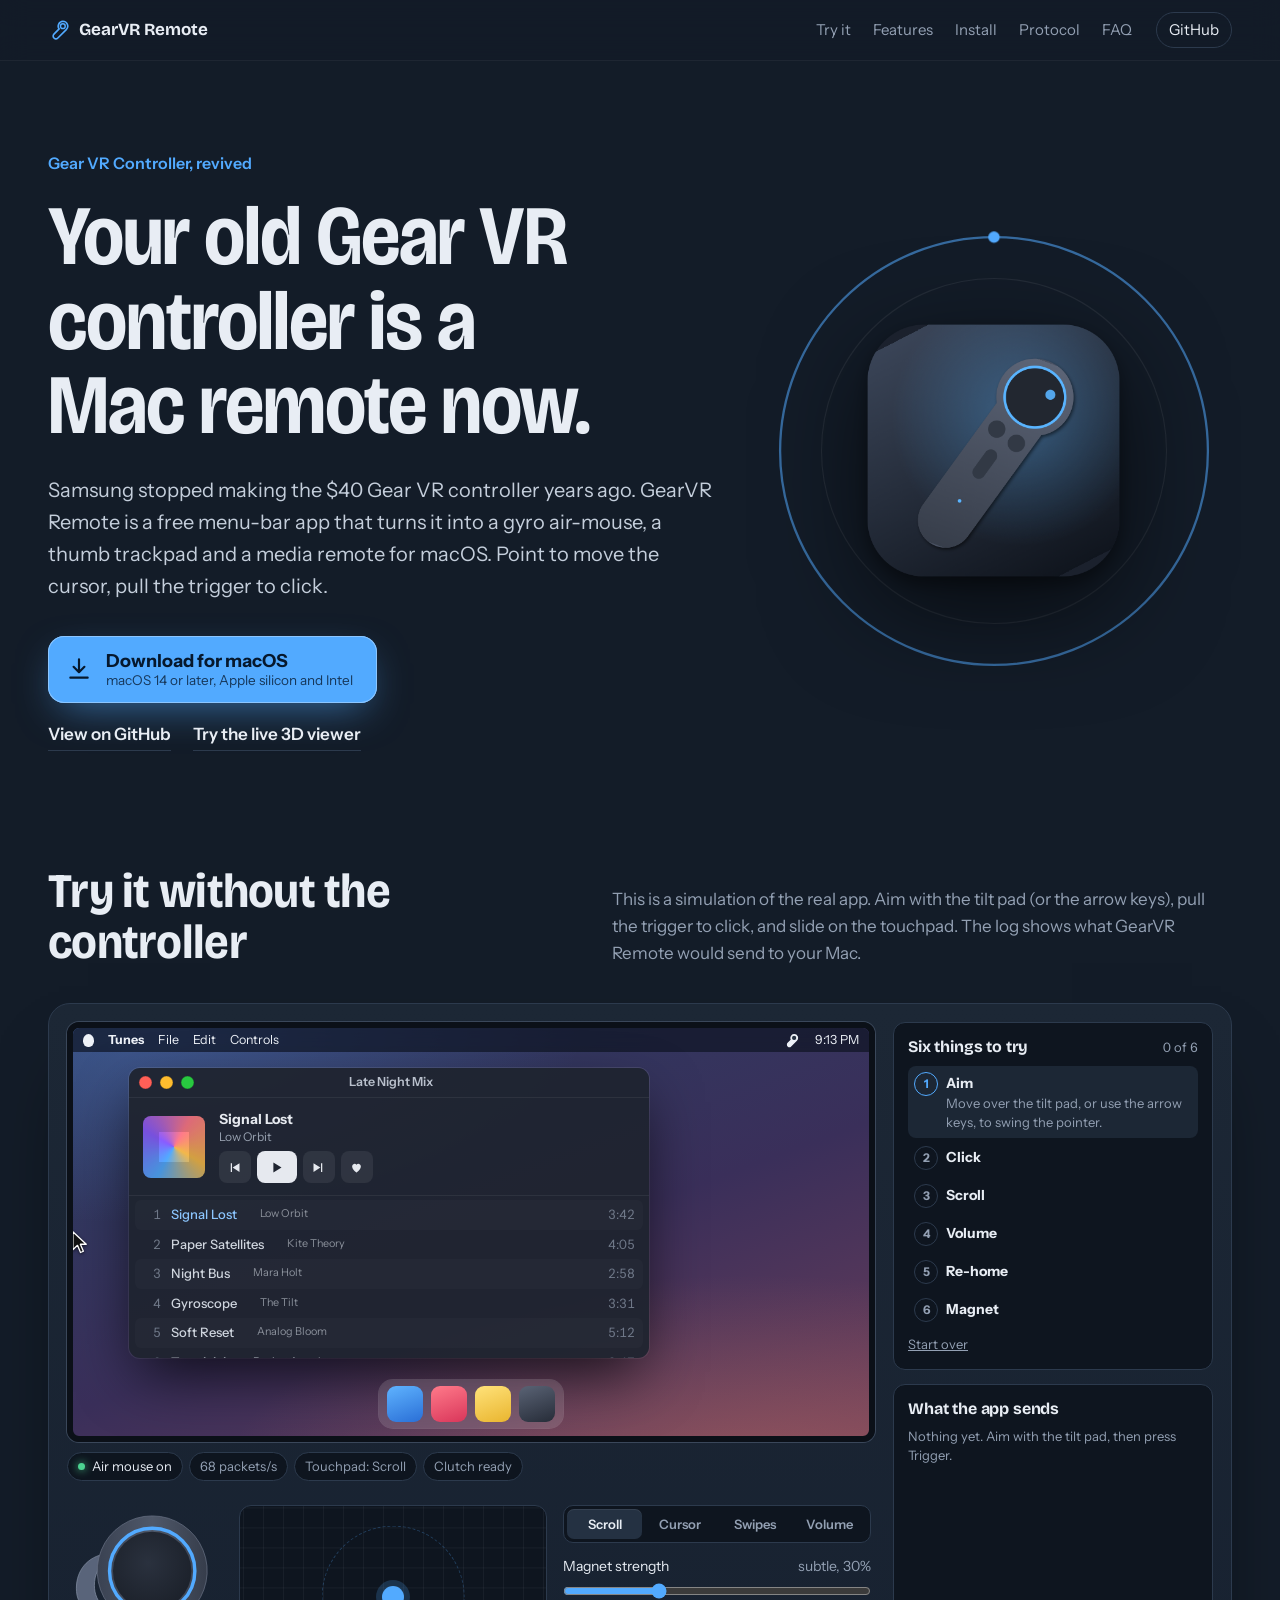
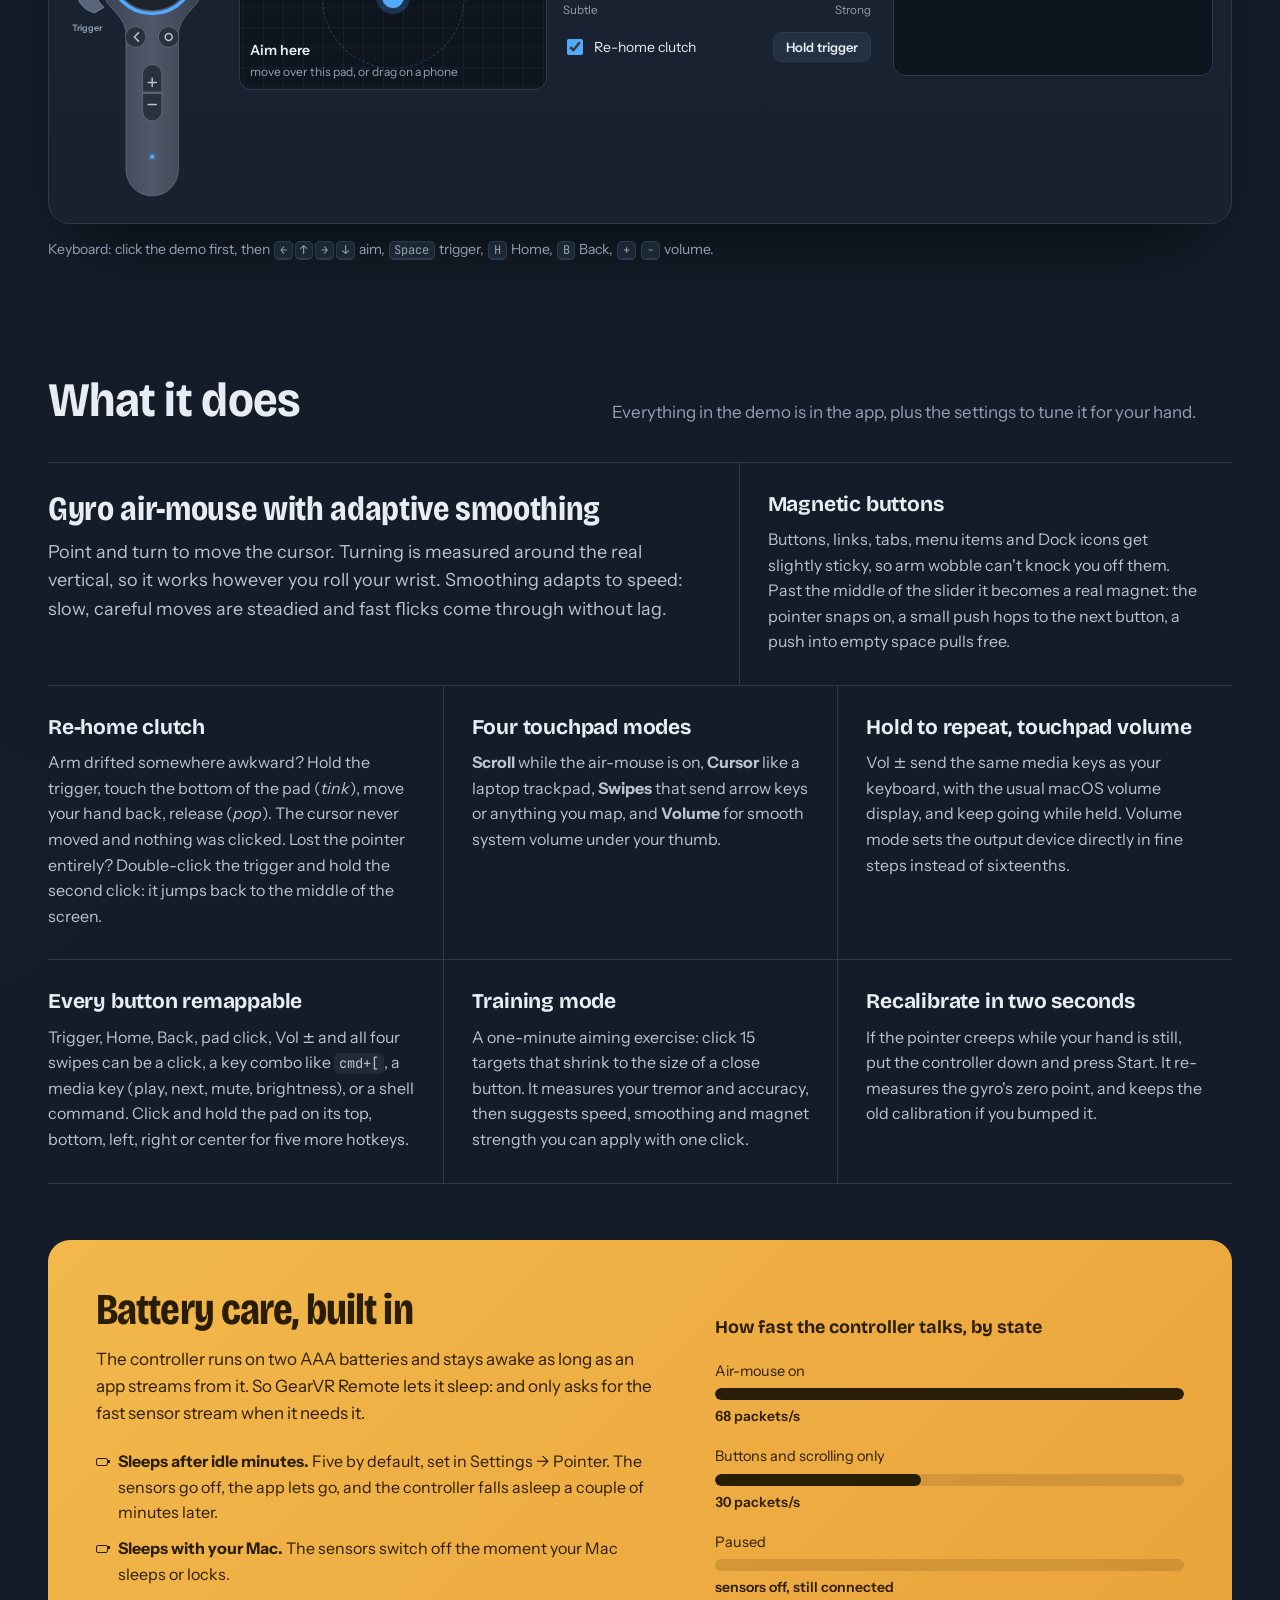
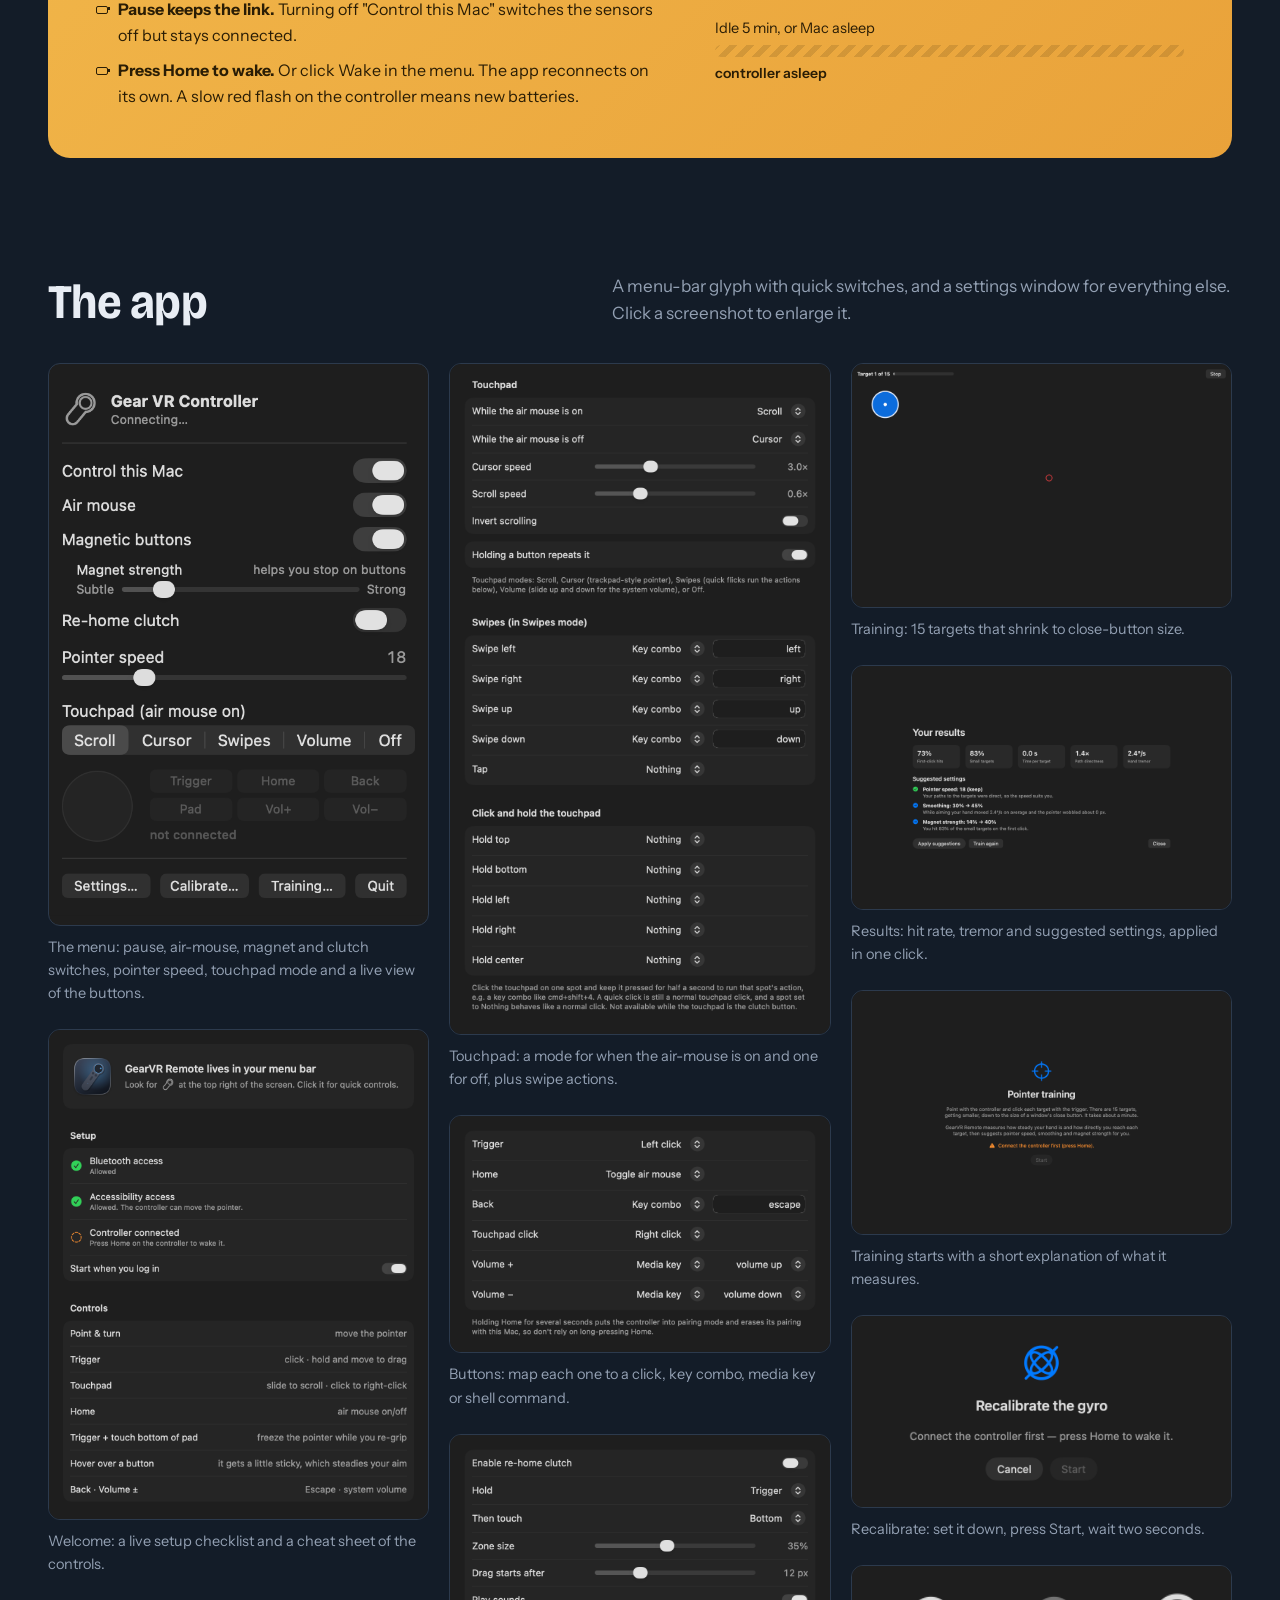
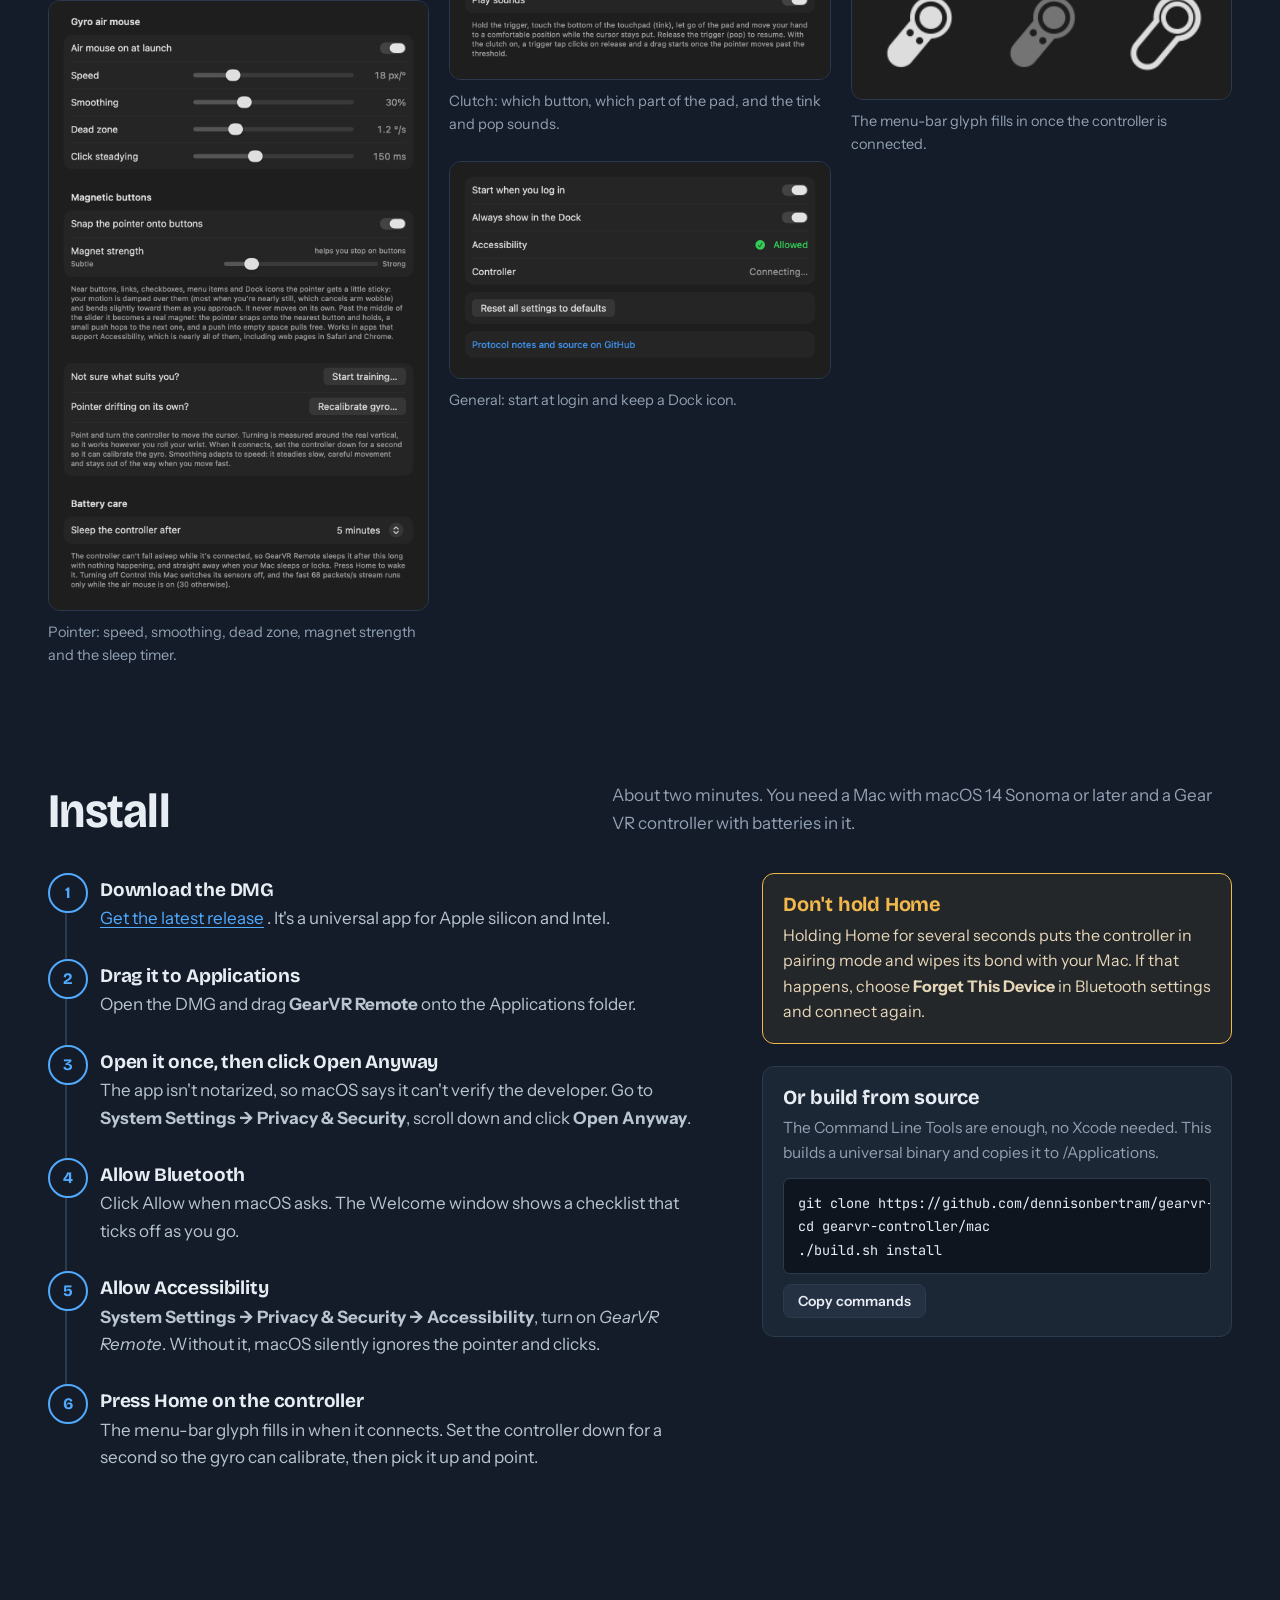
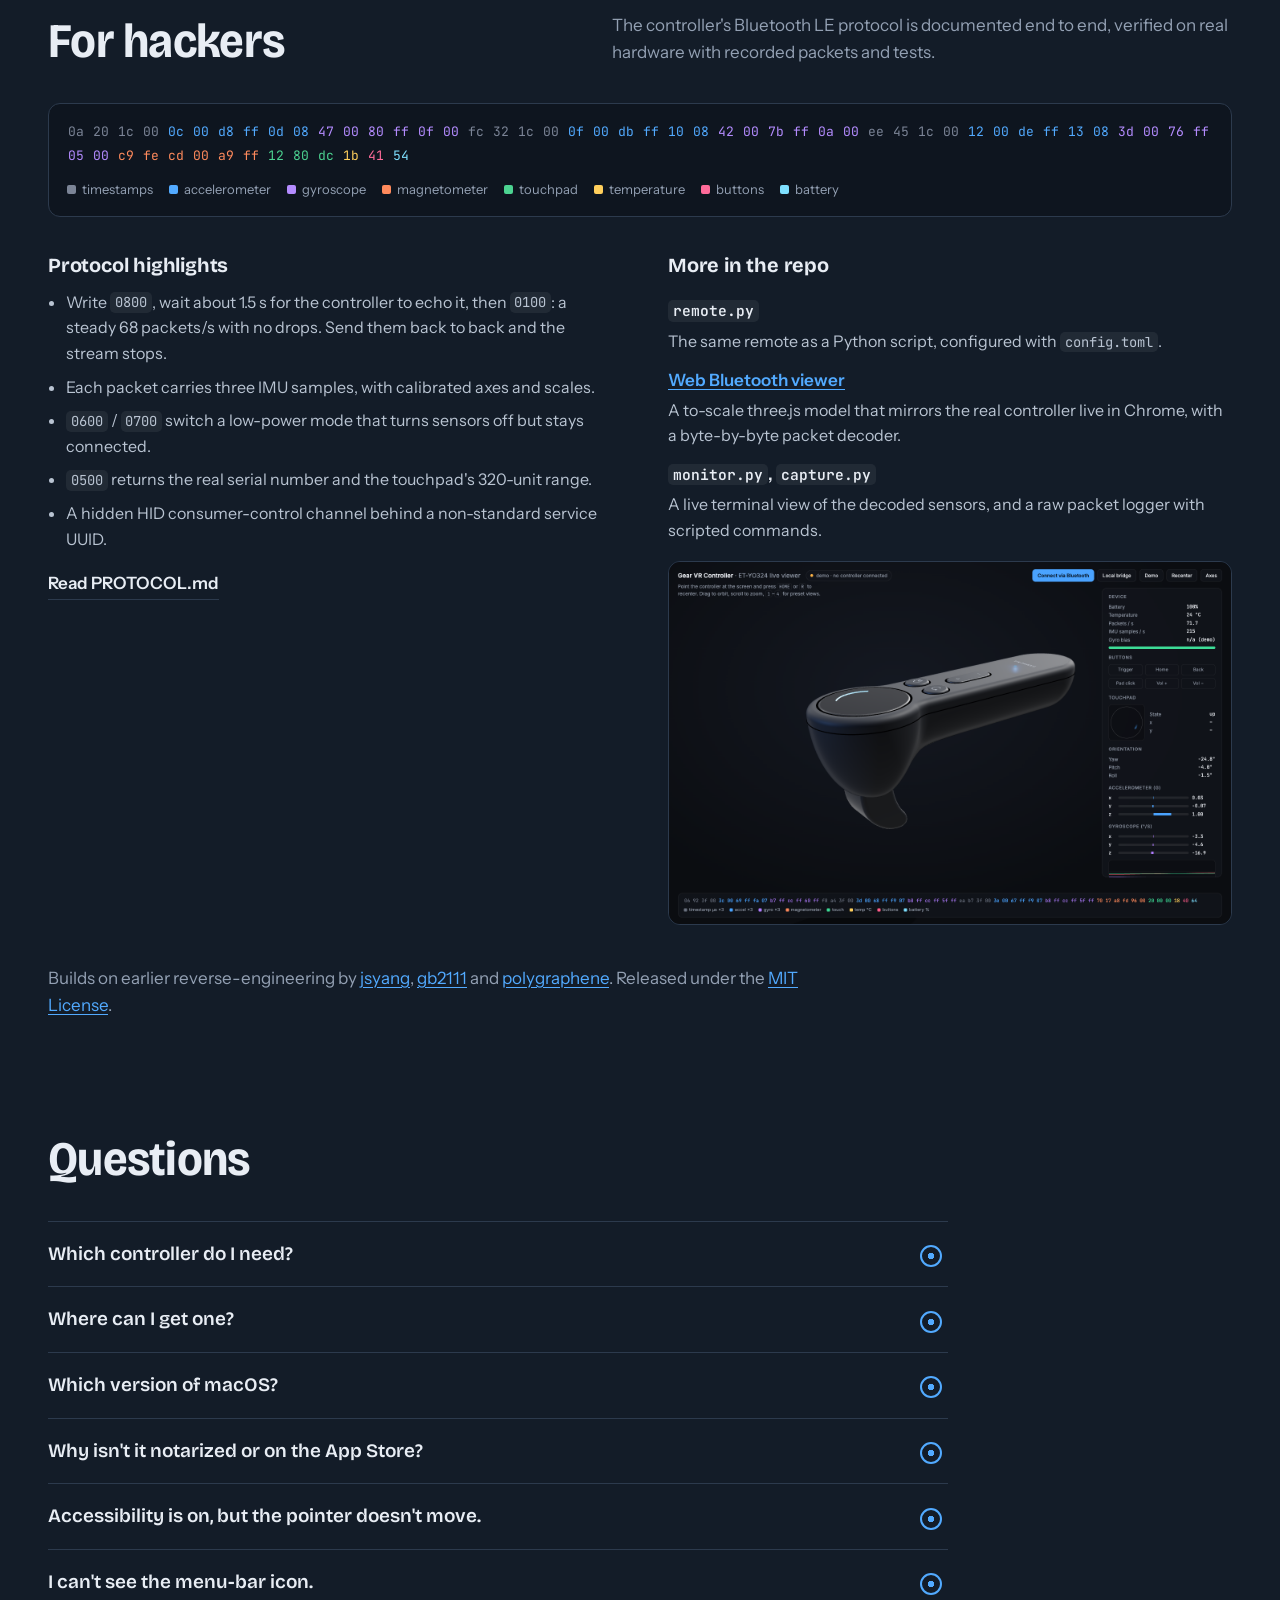
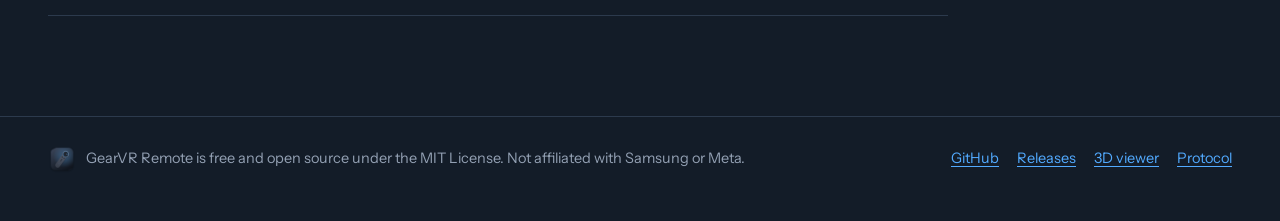
<file: index.html>
<!doctype html>
<html lang="en">
<head>
<meta charset="utf-8">
<meta name="viewport" content="width=device-width, initial-scale=1">
<title>GearVR Remote for Mac</title>
<meta name="description" content="Turn a discontinued Samsung Gear VR controller into a gyro air-mouse, trackpad and media remote for your Mac. Free, open source menu-bar app, plus the fully documented Bluetooth LE protocol.">
<meta name="theme-color" content="#131c28">
<link rel="canonical" href="https://dennisonbertram.github.io/gearvr-controller/">
<link rel="icon" type="image/png" href="docs/screenshots/app-icon.png">
<link rel="apple-touch-icon" href="docs/screenshots/app-icon.png">

<meta property="og:type" content="website">
<meta property="og:site_name" content="Gear VR Controller, revived">
<meta property="og:title" content="GearVR Remote: your old Gear VR controller is a Mac remote now">
<meta property="og:description" content="A free menu-bar app that turns the discontinued Samsung Gear VR controller into a gyro air-mouse, trackpad and media remote for macOS.">
<meta property="og:url" content="https://dennisonbertram.github.io/gearvr-controller/">
<meta property="og:image" content="https://dennisonbertram.github.io/gearvr-controller/docs/screenshots/menu.png">
<meta property="og:image:width" content="620">
<meta property="og:image:height" content="924">
<meta property="og:image:alt" content="The GearVR Remote menu: Control this Mac, Air mouse, Magnetic buttons, Re-home clutch, pointer speed and touchpad mode.">
<meta name="twitter:card" content="summary_large_image">
<meta name="twitter:title" content="GearVR Remote: your old Gear VR controller is a Mac remote now">
<meta name="twitter:description" content="Gyro air-mouse, trackpad and media remote for macOS, from a $40 controller Samsung stopped making.">
<meta name="twitter:image" content="https://dennisonbertram.github.io/gearvr-controller/docs/screenshots/menu.png">

<link rel="preconnect" href="https://fonts.googleapis.com">
<link rel="preconnect" href="https://fonts.gstatic.com" crossorigin>
<link href="https://fonts.googleapis.com/css2?family=Bricolage+Grotesque:opsz,wdth,wght@12..96,75..100,400..800&family=Instrument+Sans:ital,wght@0,400..700;1,400&family=JetBrains+Mono:wght@400;600&display=swap" rel="stylesheet">
<link rel="stylesheet" href="docs/site/site.css">
</head>
<body>
<a class="skip" href="#main">Skip to content</a>

<header class="top">
  <a class="brand" href="#top" aria-label="GearVR Remote, back to top">
    <svg viewBox="0 0 24 24" aria-hidden="true"><path d="M16.2 2.5a5.3 5.3 0 0 1 3.75 9.05l-9.2 9.2a3 3 0 0 1-4.25-4.25l5.65-5.65A5.3 5.3 0 0 1 16.2 2.5Z" fill="none" stroke="currentColor" stroke-width="1.8"/><circle cx="16.2" cy="7.8" r="2.6" fill="none" stroke="currentColor" stroke-width="1.6"/></svg>
    <span>GearVR Remote</span>
  </a>
  <nav aria-label="Sections">
    <a href="#demo">Try it</a>
    <a href="#features">Features</a>
    <a href="#install">Install</a>
    <a href="#hackers">Protocol</a>
    <a href="#faq">FAQ</a>
  </nav>
  <a class="gh" href="https://github.com/dennisonbertram/gearvr-controller">GitHub</a>
</header>

<main id="main">

<!-- ============================================================ HERO -->
<section class="hero" id="top">
  <div class="hero-copy">
    <p class="kicker">Gear VR Controller, revived</p>
    <h1>Your old Gear&nbsp;VR controller is a Mac remote now.</h1>
    <p class="lede">Samsung stopped making the $40 Gear VR controller years ago. GearVR Remote is a free menu-bar app that turns it into a gyro air-mouse, a thumb trackpad and a media remote for macOS. Point to move the cursor, pull the trigger to click.</p>
    <div class="cta">
      <a class="btn-dl js-download" href="https://github.com/dennisonbertram/gearvr-controller/releases/latest">
        <svg viewBox="0 0 24 24" aria-hidden="true"><path d="M12 3v12m0 0-5-5m5 5 5-5M4 20h16" fill="none" stroke="currentColor" stroke-width="2" stroke-linecap="round" stroke-linejoin="round"/></svg>
        <span><b>Download for macOS</b><small class="js-dl-meta">macOS 14 or later, Apple silicon and Intel</small></span>
      </a>
      <div class="cta-2">
        <a class="link-btn" href="https://github.com/dennisonbertram/gearvr-controller">View on GitHub</a>
        <a class="link-btn" href="viewer/">Try the live 3D viewer</a>
      </div>
    </div>
  </div>
  <div class="hero-art" aria-hidden="true">
    <svg class="orbit" viewBox="0 0 400 400">
      <circle cx="200" cy="200" r="186" class="o1"/>
      <circle cx="200" cy="200" r="150" class="o2"/>
      <circle cx="200" cy="14" r="5" class="dot"/>
    </svg>
    <img class="hero-icon" src="docs/screenshots/app-icon.png" width="512" height="512" alt="">
  </div>
</section>

<!-- ============================================================ DEMO -->
<section class="demo-wrap" id="demo" aria-labelledby="demo-h">
  <div class="sec-head">
    <h2 id="demo-h">Try it without the controller</h2>
    <p>This is a simulation of the real app. Aim with the tilt pad (or the arrow keys), pull the trigger to click, and slide on the touchpad. The log shows what GearVR Remote would send to your Mac.</p>
  </div>

  <div class="demo" id="demoStage" tabindex="0" aria-label="Interactive demo. Arrow keys aim, Space holds the trigger, H is Home, B is Back, plus and minus change volume.">

    <!-- simulated Mac -->
    <div class="mac">
      <div class="mac-screen" id="screen">
        <div class="menubar">
          <span class="apple" aria-hidden="true"></span>
          <b>Tunes</b><span>File</span><span>Edit</span><span class="hide-sm">Controls</span>
          <span class="mb-right">
            <span class="mb-glyph" id="mbGlyph" title="GearVR Remote" data-target="GearVR Remote menu bar icon">
              <svg viewBox="0 0 24 24" aria-hidden="true"><path d="M16.2 2.5a5.3 5.3 0 0 1 3.75 9.05l-9.2 9.2a3 3 0 0 1-4.25-4.25l5.65-5.65A5.3 5.3 0 0 1 16.2 2.5Z"/><circle cx="16.2" cy="7.8" r="2.4"/></svg>
            </span>
            <span class="clock" id="clock">9:41</span>
          </span>
        </div>

        <div class="win" id="win">
          <div class="titlebar">
            <span class="lights">
              <i class="tl red" data-target="Close button" data-act="close"></i>
              <i class="tl yellow" data-target="Minimize button" data-act="min"></i>
              <i class="tl green" data-target="Zoom button" data-act="zoom"></i>
            </span>
            <span class="wtitle">Late Night Mix</span>
          </div>
          <div class="player">
            <div class="art" aria-hidden="true"></div>
            <div class="np">
              <b id="npTitle">Signal Lost</b>
              <span id="npArtist">Low Orbit</span>
              <div class="transport">
                <button type="button" tabindex="-1" class="tb" data-target="Previous track" data-act="prev" aria-label="Previous">
                  <svg viewBox="0 0 24 24"><path d="M6 5h2v14H6zM20 5v14L9 12z"/></svg></button>
                <button type="button" tabindex="-1" class="tb big" id="playBtn" data-target="Play" data-act="play" aria-label="Play">
                  <svg viewBox="0 0 24 24" class="i-play"><path d="M7 4v16l13-8z"/></svg>
                  <svg viewBox="0 0 24 24" class="i-pause"><path d="M6 4h4v16H6zM14 4h4v16h-4z"/></svg></button>
                <button type="button" tabindex="-1" class="tb" data-target="Next track" data-act="next" aria-label="Next">
                  <svg viewBox="0 0 24 24"><path d="M16 5h2v14h-2zM4 5v14l11-7z"/></svg></button>
                <button type="button" tabindex="-1" class="tb" data-target="Like" data-act="like" id="likeBtn" aria-label="Like">
                  <svg viewBox="0 0 24 24"><path d="M12 20s-7-4.4-7-10a4 4 0 0 1 7-2.6A4 4 0 0 1 19 10c0 5.6-7 10-7 10Z"/></svg></button>
              </div>
            </div>
          </div>
          <ol class="tracks" id="tracks" aria-label="Playlist"></ol>
        </div>

        <div class="dock" id="dock">
          <i data-target="Finder in the Dock" data-act="dock" style="--c1:#5fb3ff;--c2:#2a6fd6"></i>
          <i data-target="Tunes in the Dock" data-act="dock" style="--c1:#ff7a8a;--c2:#d9365a"></i>
          <i data-target="Notes in the Dock" data-act="dock" style="--c1:#ffe27a;--c2:#e9b52f"></i>
          <i data-target="Terminal in the Dock" data-act="dock" style="--c1:#5a6375;--c2:#262c38"></i>
        </div>

        <div class="ctx" id="ctx" hidden>
          <span data-target="Play Next" data-act="ctx">Play Next</span>
          <span data-target="Add to Playlist" data-act="ctx">Add to Playlist</span>
          <span data-target="Show in Finder" data-act="ctx">Show in Finder</span>
        </div>

        <div class="hud" id="hud" hidden>
          <svg viewBox="0 0 24 24" aria-hidden="true" class="hud-ico"><path d="M4 9h4l5-4v14l-5-4H4z"/><path class="w1" d="M16 9a4 4 0 0 1 0 6"/><path class="w2" d="M18.5 6.5a7.5 7.5 0 0 1 0 11"/></svg>
          <div class="hud-bar"><div id="hudFill"></div></div>
          <span class="hud-label" id="hudLabel"></span>
        </div>
        <div class="toast" id="toast" hidden></div>
        <div class="bubble" id="bubble" hidden></div>

        <svg class="cursor" id="cursor" viewBox="0 0 20 28" aria-hidden="true"><path d="M2 2v20l5.2-4.8 3.4 8 3.2-1.4-3.4-7.8H17z"/></svg>
      </div>
      <div class="statusline" aria-live="polite">
        <span id="stAir"><i></i>Air mouse on</span>
        <span id="stRate">68 packets/s</span>
        <span id="stMode">Touchpad: Scroll</span>
        <span id="stClutch">Clutch ready</span>
      </div>
    </div>

    <!-- simulated controller -->
    <div class="rig">
      <div class="ctl-wrap">
        <div class="ctl" id="ctl">
          <svg viewBox="-18 0 218 430" class="ctl-svg" id="ctlSvg">
            <defs>
              <linearGradient id="gBody" x1="0" x2="1">
                <stop offset="0" stop-color="#3a4252"/><stop offset=".5" stop-color="#4f5869"/><stop offset="1" stop-color="#363d4b"/>
              </linearGradient>
              <radialGradient id="gPad" cx=".45" cy=".4" r=".7">
                <stop offset="0" stop-color="#2a313e"/><stop offset="1" stop-color="#1a1f28"/>
              </radialGradient>
            </defs>
            <!-- trigger, on the underside: drawn peeking out to the left of the head -->
            <g class="c-btn trig" id="bTrigger" role="button" tabindex="0" aria-label="Trigger (left click). Hold it and touch the bottom of the pad to clutch.">
              <path class="trig-shape" transform="translate(-20 0)" d="M48 66c-26 6-40 28-38 54 1 16 11 27 26 31l14-8c-9-8-14-19-14-32 0-15 6-28 18-38z"/>
              <text x="-16" y="178" class="c-lbl">Trigger</text>
            </g>
            <path class="body" d="M110 10a80 80 0 0 1 56 137c-10 10-18 22-18 36v196a38 38 0 0 1-76 0V183c0-14-8-26-18-36A80 80 0 0 1 110 10Z" transform="translate(-10 0)"/>
            <g id="bPad" class="pad" role="button" tabindex="0" aria-label="Touchpad. Drag to use the current touchpad mode, tap to right click.">
              <circle cx="100" cy="90" r="62" class="pad-ring"/>
              <circle cx="100" cy="90" r="57" class="pad-face"/>
              <path class="clutch-zone" d="M48 112a57 57 0 0 0 104 0Z"/>
              <circle cx="100" cy="90" r="9" class="touch-dot" id="touchDot"/>
            </g>
            <g class="c-btn" id="bBack" role="button" tabindex="0" aria-label="Back (Escape)">
              <circle cx="76" cy="186" r="15" class="kb"/>
              <path d="M80 180l-6 6 6 6" class="kg"/>
            </g>
            <g class="c-btn" id="bHome" role="button" tabindex="0" aria-label="Home (air-mouse on or off)">
              <circle cx="124" cy="186" r="15" class="kb"/>
              <circle cx="124" cy="186" r="5" class="kg"/>
            </g>
            <g class="c-btn" id="bVolUp" role="button" tabindex="0" aria-label="Volume up">
              <path d="M86 240a14 14 0 0 1 28 0v26H86z" class="kb"/>
              <path d="M100 246v12m-6-6h12" class="kg"/>
            </g>
            <g class="c-btn" id="bVolDown" role="button" tabindex="0" aria-label="Volume down">
              <path d="M86 268h28v26a14 14 0 0 1-28 0z" class="kb"/>
              <path d="M94 284h12" class="kg"/>
            </g>
            <circle cx="100" cy="360" r="3" class="led" id="led"/>
          </svg>
        </div>
      </div>

      <div class="rig-side">
        <div class="tilt" id="tilt" role="application" aria-label="Tilt pad: move over it to aim the controller">
          <span class="tilt-grid" aria-hidden="true"></span>
          <span class="tilt-puck" id="tiltPuck" aria-hidden="true"></span>
          <span class="tilt-hint">Aim here<small>move over this pad, or drag on a phone</small></span>
        </div>

        <div class="ctrls">
          <div class="seg" role="radiogroup" aria-label="Touchpad mode" id="modeSeg">
            <button type="button" role="radio" aria-checked="true" data-mode="scroll">Scroll</button>
            <button type="button" role="radio" aria-checked="false" data-mode="cursor">Cursor</button>
            <button type="button" role="radio" aria-checked="false" data-mode="swipes">Swipes</button>
            <button type="button" role="radio" aria-checked="false" data-mode="volume">Volume</button>
          </div>
          <label class="slider">
            <span>Magnet strength <em id="magVal">subtle</em></span>
            <input type="range" min="0" max="100" value="30" id="magnet">
            <span class="ends"><small>Subtle</small><small>Strong</small></span>
          </label>
          <div class="toggles">
            <label class="sw"><input type="checkbox" id="clutchOn" checked><span>Re-home clutch</span></label>
            <button type="button" class="latch" id="latch" aria-pressed="false">Hold trigger</button>
          </div>
        </div>
      </div>
    </div>

    <!-- log + walkthrough -->
    <aside class="side">
      <div class="steps" aria-labelledby="steps-h">
        <div class="steps-head">
          <h3 id="steps-h">Six things to try</h3>
          <span id="stepCount">0 of 6</span>
        </div>
        <ol id="steps">
          <li data-step="aim"><b>Aim</b><span>Move over the tilt pad, or use the arrow keys, to swing the pointer.</span></li>
          <li data-step="click"><b>Click</b><span>Put the pointer on Play and press the Trigger.</span></li>
          <li data-step="scroll"><b>Scroll</b><span>In Scroll mode, drag up and down on the round touchpad.</span></li>
          <li data-step="volume"><b>Volume</b><span>Press Vol + or Vol −, or switch the pad to Volume and slide.</span></li>
          <li data-step="clutch"><b>Re-home</b><span>Hold the Trigger, touch the bottom of the pad (tink), aim somewhere else, then let go (pop). The pointer stays put. With a mouse, use Hold trigger or the Space bar.</span></li>
          <li data-step="magnet"><b>Magnet</b><span>Drag Magnet strength past the middle, then aim at the traffic lights. The pointer snaps onto each one.</span></li>
        </ol>
        <button type="button" class="reset" id="resetDemo">Start over</button>
      </div>
      <div class="log">
        <h3>What the app sends</h3>
        <ol id="log" aria-live="polite" aria-relevant="additions"></ol>
      </div>
    </aside>
  </div>
  <p class="demo-keys">Keyboard: click the demo first, then <kbd>←</kbd><kbd>↑</kbd><kbd>→</kbd><kbd>↓</kbd> aim, <kbd>Space</kbd> trigger, <kbd>H</kbd> Home, <kbd>B</kbd> Back, <kbd>+</kbd> <kbd>−</kbd> volume.</p>
</section>

<!-- ============================================================ FEATURES -->
<section class="features" id="features" aria-labelledby="feat-h">
  <div class="sec-head">
    <h2 id="feat-h">What it does</h2>
    <p>Everything in the demo is in the app, plus the settings to tune it for your hand.</p>
  </div>

  <div class="feat-grid">
    <article class="feat f-air">
      <h3>Gyro air-mouse with adaptive smoothing</h3>
      <p>Point and turn to move the cursor. Turning is measured around the real vertical, so it works however you roll your wrist. Smoothing adapts to speed: slow, careful moves are steadied and fast flicks come through without lag.</p>
    </article>
    <article class="feat f-mag">
      <h3>Magnetic buttons</h3>
      <p>Buttons, links, tabs, menu items and Dock icons get slightly sticky, so arm wobble can't knock you off them. Past the middle of the slider it becomes a real magnet: the pointer snaps on, a small push hops to the next button, a push into empty space pulls free.</p>
    </article>
    <article class="feat f-clutch">
      <h3>Re-home clutch</h3>
      <p>Arm drifted somewhere awkward? Hold the trigger, touch the bottom of the pad (<i>tink</i>), move your hand back, release (<i>pop</i>). The cursor never moved and nothing was clicked. Lost the pointer entirely? Double-click the trigger and hold the second click: it jumps back to the middle of the screen.</p>
    </article>
    <article class="feat f-pad">
      <h3>Four touchpad modes</h3>
      <p><b>Scroll</b> while the air-mouse is on, <b>Cursor</b> like a laptop trackpad, <b>Swipes</b> that send arrow keys or anything you map, and <b>Volume</b> for smooth system volume under your thumb.</p>
    </article>
    <article class="feat f-vol">
      <h3>Hold to repeat, touchpad volume</h3>
      <p>Vol ± send the same media keys as your keyboard, with the usual macOS volume display, and keep going while held. Volume mode sets the output device directly in fine steps instead of sixteenths.</p>
    </article>
    <article class="feat f-map">
      <h3>Every button remappable</h3>
      <p>Trigger, Home, Back, pad click, Vol ± and all four swipes can be a click, a key combo like <code>cmd+[</code>, a media key (play, next, mute, brightness), or a shell command. Click and hold the pad on its top, bottom, left, right or center for five more hotkeys.</p>
    </article>
    <article class="feat f-train">
      <h3>Training mode</h3>
      <p>A one-minute aiming exercise: click 15 targets that shrink to the size of a close button. It measures your tremor and accuracy, then suggests speed, smoothing and magnet strength you can apply with one click.</p>
    </article>
    <article class="feat f-cal">
      <h3>Recalibrate in two seconds</h3>
      <p>If the pointer creeps while your hand is still, put the controller down and press Start. It re-measures the gyro's zero point, and keeps the old calibration if you bumped it.</p>
    </article>
  </div>

  <div class="battery" aria-labelledby="bat-h">
    <div class="bat-copy">
      <h3 id="bat-h">Battery care, built in</h3>
      <p>The controller runs on two AAA batteries and stays awake as long as an app streams from it. So GearVR Remote lets it sleep: and only asks for the fast sensor stream when it needs it.</p>
      <ul>
        <li><b>Sleeps after idle minutes.</b> Five by default, set in Settings → Pointer. The sensors go off, the app lets go, and the controller falls asleep a couple of minutes later.</li>
        <li><b>Sleeps with your Mac.</b> The sensors switch off the moment your Mac sleeps or locks.</li>
        <li><b>Pause keeps the link.</b> Turning off "Control this Mac" switches the sensors off but stays connected.</li>
        <li><b>Press Home to wake.</b> Or click Wake in the menu. The app reconnects on its own. A slow red flash on the controller means new batteries.</li>
      </ul>
    </div>
    <figure class="bat-rates" aria-label="Sensor stream rate by state">
      <figcaption>How fast the controller talks, by state</figcaption>
      <div class="rate"><span>Air-mouse on</span><div class="rbar"><i style="--w:100%"></i></div><b>68 packets/s</b></div>
      <div class="rate"><span>Buttons and scrolling only</span><div class="rbar"><i style="--w:44%"></i></div><b>30 packets/s</b></div>
      <div class="rate"><span>Paused</span><div class="rbar"><i style="--w:0%"></i></div><b>sensors off, still connected</b></div>
      <div class="rate"><span>Idle 5 min, or Mac asleep</span><div class="rbar off"><i style="--w:0%"></i></div><b>controller asleep</b></div>
    </figure>
  </div>
</section>

<!-- ============================================================ GALLERY -->
<section class="gallery" id="screens" aria-labelledby="gal-h">
  <div class="sec-head">
    <h2 id="gal-h">The app</h2>
    <p>A menu-bar glyph with quick switches, and a settings window for everything else. Click a screenshot to enlarge it.</p>
  </div>
  <div class="shots" id="shots">
    <figure class="s-menu"><button type="button"><img src="docs/screenshots/menu.png" width="620" height="924" loading="lazy" alt="GearVR Remote menu with switches for Control this Mac, Air mouse, Magnetic buttons and Re-home clutch, plus pointer speed and touchpad mode"></button><figcaption>The menu: pause, air-mouse, magnet and clutch switches, pointer speed, touchpad mode and a live view of the buttons.</figcaption></figure>
    <figure><button type="button"><img src="docs/screenshots/settings-welcome.png" width="1080" height="1392" loading="lazy" alt="Welcome tab with a setup checklist for Bluetooth, Accessibility and connection"></button><figcaption>Welcome: a live setup checklist and a cheat sheet of the controls.</figcaption></figure>
    <figure><button type="button"><img src="docs/screenshots/settings-pointer.png" width="1040" height="1434" loading="lazy" alt="Pointer settings: speed, smoothing, dead zone, click steadying, magnet strength, sleep timer"></button><figcaption>Pointer: speed, smoothing, dead zone, magnet strength and the sleep timer.</figcaption></figure>
    <figure><button type="button"><img src="docs/screenshots/settings-touchpad.png" width="1040" height="1214" loading="lazy" alt="Touchpad settings: modes for air mouse on and off, speeds, and swipe mappings"></button><figcaption>Touchpad: a mode for when the air-mouse is on and one for off, plus swipe actions.</figcaption></figure>
    <figure><button type="button"><img src="docs/screenshots/settings-buttons.png" width="1040" height="768" loading="lazy" alt="Buttons settings mapping Trigger, Home, Back, Touchpad click and Volume buttons"></button><figcaption>Buttons: map each one to a click, key combo, media key or shell command.</figcaption></figure>
    <figure><button type="button"><img src="docs/screenshots/settings-clutch.png" width="1040" height="670" loading="lazy" alt="Clutch settings"></button><figcaption>Clutch: which button, which part of the pad, and the tink and pop sounds.</figcaption></figure>
    <figure><button type="button"><img src="docs/screenshots/settings-general.png" width="1040" height="592" loading="lazy" alt="General settings including launch at login and Always show in the Dock"></button><figcaption>General: start at login and keep a Dock icon.</figcaption></figure>
    <figure class="s-wide"><button type="button"><img src="docs/screenshots/training-running.png" width="2000" height="1280" loading="lazy" alt="Training mode with a shrinking target on screen"></button><figcaption>Training: 15 targets that shrink to close-button size.</figcaption></figure>
    <figure class="s-wide"><button type="button"><img src="docs/screenshots/training-results.png" width="2000" height="1280" loading="lazy" alt="Training results with hit rate, tremor and suggested settings"></button><figcaption>Results: hit rate, tremor and suggested settings, applied in one click.</figcaption></figure>
    <figure><button type="button"><img src="docs/screenshots/training-intro.png" width="2000" height="1280" loading="lazy" alt="Training introduction screen"></button><figcaption>Training starts with a short explanation of what it measures.</figcaption></figure>
    <figure><button type="button"><img src="docs/screenshots/calibrate.png" width="920" height="462" loading="lazy" alt="Recalibrate the gyro dialog"></button><figcaption>Recalibrate: set it down, press Start, wait two seconds.</figcaption></figure>
    <figure><button type="button"><img src="docs/screenshots/glyphs.png" width="320" height="112" loading="lazy" alt="Three menu bar glyphs: connected, idle, disconnected"></button><figcaption>The menu-bar glyph fills in once the controller is connected.</figcaption></figure>
  </div>
  <dialog class="lightbox" id="lightbox" aria-label="Screenshot">
    <form method="dialog"><button class="lb-close" aria-label="Close">Close</button></form>
    <img id="lbImg" alt="">
    <p id="lbCap"></p>
  </dialog>
</section>

<!-- ============================================================ INSTALL -->
<section class="install" id="install" aria-labelledby="inst-h">
  <div class="sec-head">
    <h2 id="inst-h">Install</h2>
    <p>About two minutes. You need a Mac with macOS 14 Sonoma or later and a Gear VR controller with batteries in it.</p>
  </div>
  <div class="inst-grid">
    <ol class="howto">
      <li><h3>Download the DMG</h3><p><a class="js-download" href="https://github.com/dennisonbertram/gearvr-controller/releases/latest">Get the latest release</a> <span class="js-dl-meta-inline"></span>. It's a universal app for Apple silicon and Intel.</p></li>
      <li><h3>Drag it to Applications</h3><p>Open the DMG and drag <b>GearVR Remote</b> onto the Applications folder.</p></li>
      <li><h3>Open it once, then click Open Anyway</h3><p>The app isn't notarized, so macOS says it can't verify the developer. Go to <b>System Settings → Privacy &amp; Security</b>, scroll down and click <b>Open Anyway</b>.</p></li>
      <li><h3>Allow Bluetooth</h3><p>Click Allow when macOS asks. The Welcome window shows a checklist that ticks off as you go.</p></li>
      <li><h3>Allow Accessibility</h3><p><b>System Settings → Privacy &amp; Security → Accessibility</b>, turn on <i>GearVR Remote</i>. Without it, macOS silently ignores the pointer and clicks.</p></li>
      <li><h3>Press Home on the controller</h3><p>The menu-bar glyph fills in when it connects. Set the controller down for a second so the gyro can calibrate, then pick it up and point.</p></li>
    </ol>
    <div class="inst-side">
      <div class="warn" role="note">
        <h3>Don't hold Home</h3>
        <p>Holding Home for several seconds puts the controller in pairing mode and wipes its bond with your Mac. If that happens, choose <b>Forget This Device</b> in Bluetooth settings and connect again.</p>
      </div>
      <div class="src">
        <h3>Or build from source</h3>
        <p>The Command Line Tools are enough, no Xcode needed. This builds a universal binary and copies it to /Applications.</p>
        <pre><code>git clone https://github.com/dennisonbertram/gearvr-controller
cd gearvr-controller/mac
./build.sh install</code></pre>
        <button type="button" class="copy" data-copy="git clone https://github.com/dennisonbertram/gearvr-controller && cd gearvr-controller/mac && ./build.sh install">Copy commands</button>
      </div>
    </div>
  </div>
</section>

<!-- ============================================================ HACKERS -->
<section class="hackers" id="hackers" aria-labelledby="hack-h">
  <div class="sec-head">
    <h2 id="hack-h">For hackers</h2>
    <p>The controller's Bluetooth LE protocol is documented end to end, verified on real hardware with recorded packets and tests.</p>
  </div>
  <div class="packet" aria-label="Example data packet, colour-coded by field">
    <div class="hex" id="hex"></div>
    <div class="hex-legend">
      <span class="k-ts">timestamps</span><span class="k-acc">accelerometer</span><span class="k-gyr">gyroscope</span><span class="k-mag">magnetometer</span><span class="k-tch">touchpad</span><span class="k-tmp">temperature</span><span class="k-btn">buttons</span><span class="k-bat">battery</span>
    </div>
  </div>
  <div class="hack-grid">
    <div>
      <h3>Protocol highlights</h3>
      <ul class="plain">
        <li>Write <code>0800</code>, wait about 1.5 s for the controller to echo it, then <code>0100</code>: a steady 68 packets/s with no drops. Send them back to back and the stream stops.</li>
        <li>Each packet carries three IMU samples, with calibrated axes and scales.</li>
        <li><code>0600</code> / <code>0700</code> switch a low-power mode that turns sensors off but stays connected.</li>
        <li><code>0500</code> returns the real serial number and the touchpad's 320-unit range.</li>
        <li>A hidden HID consumer-control channel behind a non-standard service UUID.</li>
      </ul>
      <a class="link-btn" href="https://github.com/dennisonbertram/gearvr-controller/blob/main/PROTOCOL.md">Read PROTOCOL.md</a>
    </div>
    <div>
      <h3>More in the repo</h3>
      <dl class="tools">
        <dt><code>remote.py</code></dt><dd>The same remote as a Python script, configured with <code>config.toml</code>.</dd>
        <dt><a href="viewer/">Web Bluetooth viewer</a></dt><dd>A to-scale three.js model that mirrors the real controller live in Chrome, with a byte-by-byte packet decoder.</dd>
        <dt><code>monitor.py</code>, <code>capture.py</code></dt><dd>A live terminal view of the decoded sensors, and a raw packet logger with scripted commands.</dd>
      </dl>
      <a href="viewer/" class="viewer-shot"><img src="docs/viewer.png" width="1400" height="900" loading="lazy" alt="The 3D viewer showing the controller model and live sensor panels"></a>
    </div>
  </div>
  <p class="credits">Builds on earlier reverse-engineering by <a href="https://github.com/jsyang/gearvr-controller-webbluetooth">jsyang</a>, <a href="https://github.com/gb2111/Access-GearVR-Controller-from-PC">gb2111</a> and <a href="https://github.com/polygraphene/FreePIEVRController">polygraphene</a>. Released under the <a href="https://github.com/dennisonbertram/gearvr-controller/blob/main/LICENSE">MIT License</a>.</p>
</section>

<!-- ============================================================ FAQ -->
<section class="faq" id="faq" aria-labelledby="faq-h">
  <div class="sec-head"><h2 id="faq-h">Questions</h2></div>
  <div class="qs">
    <details>
      <summary>Which controller do I need?</summary>
      <p>The Samsung Gear VR Controller, model <b>ET-YO324</b> (also listed as <b>SM-R324</b>). It's the one with a round touchpad, Home and Back buttons, a volume rocker and a trigger underneath. It was tested with firmware YO324XXU0AQC1.</p>
    </details>
    <details>
      <summary>Where can I get one?</summary>
      <p>Samsung no longer sells it, but used and new-old-stock units turn up on eBay, local marketplaces and in thrift-store Gear VR bundles, often for less than the original $40. Search for "Gear VR controller" or the model number. It takes two AAA batteries.</p>
    </details>
    <details>
      <summary>Which version of macOS?</summary>
      <p>macOS 14 Sonoma or later, on Apple silicon or Intel. The app is a universal binary.</p>
    </details>
    <details>
      <summary>Why isn't it notarized or on the App Store?</summary>
      <p>It's a free side project, and notarizing needs a paid Apple developer account. The App Store also doesn't allow apps that drive the pointer through Accessibility like this. The source is all on GitHub, so you can read it or build it yourself. The first launch needs one click on <b>Open Anyway</b> in Privacy &amp; Security.</p>
    </details>
    <details>
      <summary>Accessibility is on, but the pointer doesn't move.</summary>
      <p>macOS ties the permission to the app's code signature, so after an update or a rebuild the switch can look on while the permission is gone. Run this in Terminal, relaunch the app and allow Accessibility again:</p>
      <pre><code>tccutil reset Accessibility com.dennisonbertram.gearvr-remote</code></pre>
    </details>
    <details>
      <summary>I can't see the menu-bar icon.</summary>
      <p>On a Mac with a notch, a full menu bar can hide the icon behind it. The app notices and tells you. Hold <kbd>⌘</kbd> and drag menu-bar icons to make room, or turn on <b>Always show in the Dock</b> in Settings → General. You can also search for "GearVR" in Spotlight; opening it again brings the settings window back.</p>
    </details>
  </div>
</section>
</main>

<footer class="foot">
  <p><img src="docs/screenshots/app-icon.png" width="28" height="28" alt=""> GearVR Remote is free and open source under the MIT License. Not affiliated with Samsung or Meta.</p>
  <p><a href="https://github.com/dennisonbertram/gearvr-controller">GitHub</a> <a href="https://github.com/dennisonbertram/gearvr-controller/releases">Releases</a> <a href="viewer/">3D viewer</a> <a href="https://github.com/dennisonbertram/gearvr-controller/blob/main/PROTOCOL.md">Protocol</a></p>
</footer>

<script src="docs/site/site.js" defer></script>
<script src="docs/site/demo.js" defer></script>
</body>
</html>
</file>
<file: docs/site/site.css>
/* GearVR Remote landing page.
   Palette comes from the app icon: navy gradient, controller-grey body,
   the touchpad's blue ring. Amber is reserved for battery and warnings. */

:root {
  --ink: #131c28;          /* page */
  --ink-2: #19243333;
  --deep: #0e151f;         /* wells: screen, code */
  --slate: #1c2735;        /* raised surfaces */
  --slate-2: #243142;
  --steel: #4a5365;        /* controller body */
  --line: #2c3a4d;
  --paper: #e8edf4;        /* text */
  --mute: #93a0b3;
  --ring: #52aaff;         /* touchpad ring */
  --ring-deep: #1f6fd1;
  --amber: #f2b84b;        /* battery, warnings */
  --amber-ink: #2a1d05;
  --ok: #4cd391;
  --danger: #ff6b6b;

  --f-display: "Bricolage Grotesque", "Instrument Sans", system-ui, sans-serif;
  --f-body: "Instrument Sans", -apple-system, system-ui, sans-serif;
  --f-mono: "JetBrains Mono", ui-monospace, SFMono-Regular, Menlo, monospace;

  --gutter: clamp(16px, 4vw, 48px);
  --max: 1240px;
  --r-lg: 22px;
  --r-md: 12px;
  --r-sm: 7px;
  color-scheme: dark;
}

* { box-sizing: border-box; }
html { scroll-behavior: smooth; -webkit-text-size-adjust: 100%; }
body {
  margin: 0;
  background: var(--ink);
  background-image:
    radial-gradient(1100px 700px at 78% -10%, #24476f55, transparent 60%),
    radial-gradient(900px 600px at -10% 30%, #1b2b4022, transparent 70%);
  background-repeat: no-repeat;
  color: var(--paper);
  font: 400 17px/1.6 var(--f-body);
  overflow-x: hidden;
}
img { max-width: 100%; height: auto; display: block; }
a { color: var(--ring); text-underline-offset: 3px; text-decoration-thickness: 1px; }
a:hover { color: #8cc6ff; }
code, kbd, pre { font-family: var(--f-mono); font-size: .86em; }
code { background: #ffffff10; padding: .1em .35em; border-radius: 5px; }
kbd { border: 1px solid var(--line); border-bottom-width: 2px; border-radius: 5px; padding: 0 .4em; background: var(--slate); }
:focus-visible { outline: 2px solid var(--ring); outline-offset: 3px; border-radius: 4px; }
.skip { position: absolute; left: -999px; top: 8px; background: var(--paper); color: var(--ink); padding: 8px 12px; border-radius: 6px; z-index: 50; }
.skip:focus { left: 8px; }

h1, h2, h3 { font-family: var(--f-display); font-weight: 700; margin: 0; letter-spacing: -0.01em; }
h2 { font-size: clamp(30px, 4.4vw, 48px); line-height: 1.05; font-variation-settings: "wdth" 92; letter-spacing: -0.015em; }
h3 { font-size: 20px; line-height: 1.25; }
p { margin: 0; }

section { padding: clamp(64px, 9vw, 120px) var(--gutter) 0; max-width: calc(var(--max) + 2 * var(--gutter)); margin: 0 auto; }
.sec-head { display: grid; grid-template-columns: minmax(0, 5fr) minmax(0, 6fr); gap: 12px 48px; align-items: end; margin-bottom: 36px; }
.sec-head p { color: var(--mute); max-width: 60ch; }
@media (max-width: 820px) { .sec-head { grid-template-columns: minmax(0, 1fr); } }

/* ---------------------------------------------------------------- header */
.top {
  position: sticky; top: 0; z-index: 30;
  display: flex; align-items: center; gap: 24px;
  padding: 12px var(--gutter);
  background: color-mix(in srgb, var(--ink) 82%, transparent);
  backdrop-filter: blur(14px); -webkit-backdrop-filter: blur(14px);
  border-bottom: 1px solid #ffffff0d;
}
.brand { display: flex; align-items: center; gap: 9px; color: var(--paper); text-decoration: none; font-family: var(--f-display); font-weight: 700; font-size: 17px; }
.brand svg { width: 22px; height: 22px; color: var(--ring); }
.top nav { display: flex; gap: 22px; margin-left: auto; }
.top nav a, .top .gh { color: var(--mute); text-decoration: none; font-size: 15px; }
.top nav a:hover, .top .gh:hover { color: var(--paper); }
.top .gh { border: 1px solid var(--line); padding: 5px 12px; border-radius: 99px; color: var(--paper); }
@media (max-width: 760px) { .top nav { display: none; } .top .gh { margin-left: auto; } }

/* ---------------------------------------------------------------- hero */
.hero {
  display: grid; grid-template-columns: minmax(0, 7fr) minmax(0, 5fr); gap: 40px; align-items: center;
  padding-top: clamp(40px, 7vw, 96px);
}
.kicker { color: var(--ring); font-weight: 600; font-size: 16px; margin-bottom: 18px; }
.hero h1 {
  font-size: clamp(42px, 6.6vw, 88px); line-height: 1; letter-spacing: -0.012em;
  font-variation-settings: "wdth" 90, "opsz" 96; font-weight: 650;
  max-width: 13ch; text-wrap: balance;
}
.lede { margin-top: 26px; font-size: clamp(17px, 1.6vw, 20px); color: #c4cedb; max-width: 54ch; }
.cta { margin-top: 34px; display: flex; flex-wrap: wrap; gap: 18px 26px; align-items: center; }
.btn-dl {
  display: inline-flex; align-items: center; gap: 14px;
  padding: 14px 24px 14px 18px; border-radius: 16px;
  background: var(--ring); color: #06182d; text-decoration: none;
  box-shadow: 0 0 0 1px #8cc6ff inset, 0 14px 40px -12px #52aaff99;
  transition: transform .15s ease, background .15s ease;
}
.btn-dl:hover { background: #6db8ff; color: #06182d; transform: translateY(-1px); }
.btn-dl svg { width: 26px; height: 26px; flex: none; }
.btn-dl span { display: grid; line-height: 1.25; }
.btn-dl b { font-size: 18px; font-weight: 700; }
.btn-dl small { font-size: 13.5px; opacity: .78; }
.cta-2 { display: flex; flex-wrap: wrap; gap: 10px 22px; }
.link-btn { color: var(--paper); font-weight: 600; text-decoration: none; border-bottom: 1px solid var(--line); padding-bottom: 2px; display: inline-block; }
.link-btn:hover { border-color: var(--ring); color: var(--paper); }

.hero-art { position: relative; aspect-ratio: 1; max-width: 460px; width: 100%; justify-self: center; perspective: 900px; }
.orbit { position: absolute; inset: 0; width: 100%; height: 100%; overflow: visible; }
.orbit circle { fill: none; }
.orbit .o1 { stroke: var(--ring); stroke-width: 2; opacity: .55; stroke-dasharray: 1170; stroke-dashoffset: 1170; animation: draw 1.6s .2s cubic-bezier(.6,0,.2,1) forwards; }
.orbit .o2 { stroke: #ffffff12; stroke-width: 1; }
.orbit .dot { fill: var(--ring); opacity: 0; animation: appear .3s 1.7s forwards; transform-origin: 200px 200px; }
.hero-icon { position: absolute; inset: 16%; width: 68%; transition: transform .25s ease-out; filter: drop-shadow(0 30px 50px #0009); }
@keyframes draw { to { stroke-dashoffset: 0; } }
@keyframes appear { to { opacity: 1; } }
@media (max-width: 820px) {
  .hero { grid-template-columns: minmax(0, 1fr); }
  .hero-art { order: -1; max-width: 168px; justify-self: start; }
}

/* ---------------------------------------------------------------- demo */
.demo-wrap { max-width: calc(1400px + 2 * var(--gutter)); }
.demo {
  display: grid; gap: 18px;
  grid-template-columns: minmax(0, 1fr) 320px;
  grid-template-areas: "mac side" "rig side";
  grid-template-rows: auto 1fr;
  padding: 18px; border-radius: var(--r-lg);
  background: linear-gradient(180deg, var(--slate), #172130);
  border: 1px solid var(--line);
  box-shadow: 0 40px 80px -40px #000c;
}
.demo:focus-visible { outline-offset: 4px; border-radius: var(--r-lg); }
.mac { grid-area: mac; min-width: 0; display: flex; flex-direction: column; gap: 10px; }
.rig { grid-area: rig; min-width: 0; display: flex; flex-direction: column; gap: 14px; }
.side { grid-area: side; min-width: 0; display: flex; flex-direction: column; gap: 14px; }
@media (max-width: 1020px) {
  .demo { grid-template-columns: minmax(0, 1fr); grid-template-areas: "mac" "rig" "side"; grid-template-rows: auto; }
  .side { flex-direction: row; }
  .side > * { flex: 1 1 0; min-width: 0; }
}
@media (max-width: 760px) {
  .demo { grid-template-columns: minmax(0, 1fr); grid-template-areas: "mac" "rig" "side"; padding: 10px; gap: 14px; border-radius: 16px; }
  .side { flex-direction: column; }
}

/* simulated screen */
.mac-screen {
  position: relative; height: 420px; border-radius: 12px; overflow: hidden;
  background:
    radial-gradient(120% 90% at 85% 110%, #e9846355, transparent 55%),
    radial-gradient(90% 80% at 10% 0%, #5a7fd066, transparent 60%),
    linear-gradient(160deg, #2a3e63, #3a2f5a 55%, #6a3d5a);
  border: 6px solid #0b1018; box-shadow: 0 0 0 1px #3a475a;
  user-select: none; -webkit-user-select: none; touch-action: none;
  font: 13px/1.35 -apple-system, BlinkMacSystemFont, "Instrument Sans", system-ui, sans-serif;
}
.mac-screen.cursor-mode { cursor: none; }
.menubar {
  position: absolute; inset: 0 0 auto 0; height: 24px; display: flex; align-items: center; gap: 14px;
  padding: 0 10px; background: #0d1320aa; backdrop-filter: blur(10px); color: #eef2f8; font-size: 12.5px;
}
.menubar .apple { width: 11px; height: 13px; background: #eef2f8; border-radius: 50% 50% 45% 45%; }
.mb-right { margin-left: auto; display: flex; align-items: center; gap: 12px; }
.mb-glyph { display: grid; place-items: center; width: 24px; height: 20px; border-radius: 5px; }
.mb-glyph svg { width: 15px; height: 15px; fill: none; stroke: #eef2f8; stroke-width: 2; }
.mb-glyph.on svg { fill: #eef2f8; }
.mb-glyph.on svg circle { fill: #263142; stroke: #263142; }

.win {
  position: absolute; left: 7%; top: 40px; width: min(78%, 520px); height: calc(100% - 118px);
  display: flex; flex-direction: column;
  background: #1f2430f2; border-radius: 11px; box-shadow: 0 24px 60px -10px #000b, 0 0 0 1px #ffffff1a;
  color: #e6e9ef; overflow: hidden; transform-origin: 70% 120%;
  transition: transform .35s cubic-bezier(.3,.7,.2,1), opacity .25s, width .3s, left .3s, height .3s, top .3s;
}
.win.closed { opacity: 0; transform: scale(.92); }
.win.minimized { transform: translate(40%, 85%) scale(.08); opacity: .4; }
.win.zoomed { left: 0; top: 24px; width: 100%; height: calc(100% - 92px); border-radius: 0; }
.titlebar { display: flex; align-items: center; height: 30px; padding: 0 10px; flex: none; border-bottom: 1px solid #ffffff10; }
.lights { display: flex; gap: 8px; }
.tl { width: 13px; height: 13px; border-radius: 50%; display: block; box-shadow: inset 0 0 0 .5px #0004; }
.tl.red { background: #ff5f57; } .tl.yellow { background: #febc2e; } .tl.green { background: #28c840; }
.wtitle { flex: 1; text-align: center; margin-right: 50px; font-weight: 600; color: #b9c0cc; font-size: 12.5px; }
.player { display: flex; gap: 14px; align-items: center; padding: 12px 14px; flex: none; border-bottom: 1px solid #ffffff10; }
.art { width: 62px; height: 62px; border-radius: 8px; flex: none; background: conic-gradient(from 210deg, #52aaff, #8a5cff, #ff7a8a, #f2b84b, #52aaff); box-shadow: inset 0 0 0 16px #0002; }
.np { min-width: 0; flex: 1; display: grid; }
.np b { font-size: 14px; white-space: nowrap; overflow: hidden; text-overflow: ellipsis; }
.np > span { color: #98a1b0; font-size: 12px; }
.transport { display: flex; gap: 6px; margin-top: 6px; }
.tb { width: 32px; height: 32px; border-radius: 8px; border: 0; background: #ffffff12; display: grid; place-items: center; padding: 0; cursor: inherit; color: #e6e9ef; }
.tb svg { width: 15px; height: 15px; fill: currentColor; }
.tb.big { width: 40px; background: #e6e9ef; color: #1f2430; }
.tb .i-pause { display: none; }
.playing .tb .i-pause { display: block; } .playing .tb .i-play { display: none; }
#likeBtn.on { color: #ff6b8a; }
.tracks { list-style: none; margin: 0; padding: 4px 6px; overflow-y: auto; flex: 1; scrollbar-width: thin; scrollbar-color: #ffffff30 transparent; counter-reset: t; }
.tracks li { display: flex; gap: 10px; padding: 6px 8px; border-radius: 6px; counter-increment: t; color: #cfd5de; }
.tracks li::before { content: counter(t); width: 18px; color: #6f7888; text-align: right; font-variant-numeric: tabular-nums; }
.tracks li span { margin-left: auto; color: #6f7888; font-variant-numeric: tabular-nums; }
.tracks li:nth-child(odd) { background: #ffffff05; }
.tracks li.sel { background: #2f6fd6; color: #fff; }
.tracks li.sel::before, .tracks li.sel span { color: #d6e6ff; }
.tracks li.cur b { color: #8cc6ff; }
.tracks li.sel.cur b { color: #fff; }
.tracks li b { font-weight: 500; }

.dock {
  position: absolute; bottom: 8px; left: 50%; transform: translateX(-50%);
  display: flex; gap: 8px; padding: 6px 8px; border-radius: 14px;
  background: #ffffff22; backdrop-filter: blur(12px); box-shadow: 0 0 0 1px #ffffff26;
}
.dock i { width: 36px; height: 36px; border-radius: 9px; display: block; background: linear-gradient(160deg, var(--c1), var(--c2)); transition: transform .15s; }
.dock i.bounce { animation: bounce .5s; }
@keyframes bounce { 40% { transform: translateY(-12px); } }

/* things the cursor can hover and click */
[data-target] { transition: box-shadow .12s, filter .12s, background .12s; }
.hot { filter: brightness(1.18); }
.tl.hot, .dock i.hot { box-shadow: 0 0 0 2px #ffffffaa; }
.tb.hot { box-shadow: 0 0 0 2px #52aaffcc; }
.mag { box-shadow: 0 0 0 3px #52aaff, 0 0 18px 4px #52aaff88 !important; }
.press { transform: scale(.9); filter: brightness(.85); }

.ctx {
  position: absolute; min-width: 150px; padding: 4px; border-radius: 8px; z-index: 5;
  background: #2a303ef5; box-shadow: 0 12px 30px #0009, 0 0 0 1px #ffffff1c; display: grid;
}
.ctx[hidden] { display: none; }
.ctx span { padding: 4px 10px; border-radius: 5px; color: #e6e9ef; }
.ctx span.hot { background: #2f6fd6; filter: none; }

.hud {
  position: absolute; left: 50%; bottom: 66px; transform: translateX(-50%); z-index: 6;
  display: flex; align-items: center; gap: 10px; padding: 10px 14px; border-radius: 14px; width: min(260px, 80%);
  background: #1d222ce6; backdrop-filter: blur(16px); box-shadow: 0 0 0 1px #ffffff1a, 0 16px 40px #0008;
  color: #eef2f8; transition: opacity .3s;
}
.hud[hidden] { display: flex; opacity: 0; pointer-events: none; }
.hud-ico { width: 20px; height: 20px; flex: none; fill: #eef2f8; }
.hud-ico path.w1, .hud-ico path.w2 { fill: none; stroke: #eef2f8; stroke-width: 1.8; stroke-linecap: round; }
.hud-bar { flex: 1; height: 6px; border-radius: 3px; background: #ffffff26; overflow: hidden; }
.hud-bar div { height: 100%; width: 50%; background: #eef2f8; border-radius: 3px; transition: width .08s; }
.hud-label { font-size: 12px; font-variant-numeric: tabular-nums; min-width: 34px; text-align: right; color: #c9d1dd; }
.hud.text .hud-bar, .hud.text .hud-ico { display: none; }
.hud.text .hud-label { text-align: center; flex: 1; font-size: 14px; font-weight: 600; color: #eef2f8; }

.toast {
  position: absolute; top: 34px; right: 10px; z-index: 7; max-width: 250px;
  padding: 9px 12px; border-radius: 10px; background: #2a303ef2; box-shadow: 0 10px 30px #0008, 0 0 0 1px #ffffff1c; color: #eef2f8; font-size: 12.5px;
}
.toast[hidden] { display: none; }
.toast kbd { font-size: 12px; background: #ffffff1a; border-color: #ffffff33; color: #fff; }
.toast.warn { background: #3a2a10f2; box-shadow: 0 0 0 1px var(--amber), 0 10px 30px #0008; }

.bubble {
  position: absolute; z-index: 9; transform: translate(-50%, -150%);
  padding: 3px 9px; border-radius: 99px; font-weight: 700; font-size: 12px; pointer-events: none;
  background: var(--amber); color: var(--amber-ink); box-shadow: 0 6px 16px #0006;
  animation: pop .9s forwards;
}
.bubble.pop { background: var(--ring); color: #06182d; }
.bubble[hidden] { display: none; }
@keyframes pop { 0% { opacity: 0; margin-top: 4px; } 15% { opacity: 1; margin-top: 0; } 75% { opacity: 1; } 100% { opacity: 0; margin-top: -8px; } }

.cursor { position: absolute; left: 0; top: 0; width: 18px; height: 25px; z-index: 10; pointer-events: none; filter: drop-shadow(0 1px 1.5px #000a); will-change: transform; }
.cursor path { fill: #111; stroke: #fff; stroke-width: 1.5; stroke-linejoin: round; }
.cursor.frozen path { fill: var(--amber); stroke: #fff; }
.cursor.snapped path { fill: #0b3a73; }
.cursor.off { opacity: .55; }

.statusline { display: flex; flex-wrap: wrap; gap: 6px; font-size: 13px; }
.statusline span { padding: 3px 10px; border-radius: 99px; background: var(--deep); border: 1px solid var(--line); color: var(--mute); }
.statusline #stAir { color: var(--paper); }
.statusline #stAir i { display: inline-block; width: 7px; height: 7px; border-radius: 50%; background: var(--ok); margin-right: 7px; vertical-align: 1px; box-shadow: 0 0 8px var(--ok); }
.statusline #stAir.off i { background: var(--mute); box-shadow: none; }
.statusline #stClutch.engaged { color: var(--amber-ink); background: var(--amber); border-color: var(--amber); font-weight: 600; }

/* controller rig */
.rig { display: grid; grid-template-columns: 150px minmax(0, 1fr); gap: 18px; align-items: start; padding: 6px 4px 0; }
.rig-side { display: grid; min-width: 0; grid-template-columns: minmax(0, 1fr) minmax(0, 1fr); gap: 16px; align-items: start; }
@media (max-width: 1020px) and (min-width: 761px) { .rig-side { grid-template-columns: minmax(0, 1fr) minmax(0, 1.2fr); } }
@media (max-width: 760px) { .rig-side { grid-template-columns: minmax(0, 1fr); } }
.ctl-wrap { perspective: 700px; display: grid; place-items: center; padding-top: 4px; }
.ctl { width: 150px; transform-style: preserve-3d; transition: transform .08s linear; will-change: transform; }
.ctl-svg { width: 100%; height: auto; display: block; overflow: visible; touch-action: none; user-select: none; -webkit-user-select: none; }
.ctl-svg .body { fill: url(#gBody); stroke: #6b7486; stroke-width: 1; }
.pad-ring { fill: none; stroke: var(--ring); stroke-width: 5; }
.pad-face { fill: url(#gPad); }
.clutch-zone { fill: #f2b84b14; stroke: #f2b84b55; stroke-dasharray: 3 4; opacity: 0; transition: opacity .2s; }
.trig-held .clutch-zone, .clutch-on .clutch-zone { opacity: 1; }
.clutch-on .clutch-zone { fill: #f2b84b44; }
.touch-dot { fill: #9fd0ff; opacity: 0; transition: opacity .1s; }
.touching .touch-dot { opacity: .85; }
.pad { cursor: grab; }
.touching .pad { cursor: grabbing; }
.c-btn { cursor: pointer; }
.c-btn .kb { fill: #2a303c; stroke: #6b7486; stroke-width: 1; transition: fill .08s; }
.c-btn .kg { fill: none; stroke: #b9c2d0; stroke-width: 2.2; stroke-linecap: round; stroke-linejoin: round; }
#bHome .kg { fill: none; }
.c-btn.down .kb { fill: var(--ring); stroke: var(--ring); }
.c-btn.down .kg { stroke: #06182d; }
.trig-shape { fill: #59647a; stroke: #8792a6; stroke-width: 1; transition: fill .08s; }
.c-btn.trig.down .trig-shape { fill: var(--ring); stroke: #fff; }
.c-lbl { fill: var(--mute); font: 600 13px var(--f-body); }
.c-btn:focus-visible { outline: none; }
.c-btn:focus-visible .kb, .c-btn:focus-visible .trig-shape, .pad:focus-visible .pad-ring { stroke: #fff; stroke-width: 3; }
.pad:focus-visible { outline: none; }
.led { fill: #3a4252; }
.led.on { fill: var(--ring); filter: drop-shadow(0 0 3px var(--ring)); }

.tilt {
  position: relative; aspect-ratio: 1 / .82; border-radius: var(--r-md); overflow: hidden; cursor: crosshair;
  background: var(--deep); border: 1px solid var(--line); touch-action: none;
}
.tilt-grid { position: absolute; inset: 0; background-image: linear-gradient(#ffffff0b 1px, transparent 1px), linear-gradient(90deg, #ffffff0b 1px, transparent 1px); background-size: 20px 20px; background-position: center; }
.tilt-grid::after { content: ""; position: absolute; left: 50%; top: 50%; width: 46%; aspect-ratio: 1; transform: translate(-50%, -50%); border: 1px dashed #52aaff44; border-radius: 50%; }
.tilt-puck { position: absolute; left: 50%; top: 50%; width: 22px; height: 22px; margin: -11px; border-radius: 50%; background: var(--ring); box-shadow: 0 0 0 6px #52aaff33; transition: opacity .2s; }
.tilt-hint { position: absolute; left: 10px; bottom: 8px; right: 10px; font-weight: 600; font-size: 14px; color: var(--paper); pointer-events: none; display: grid; }
.tilt-hint small { font-weight: 400; color: var(--mute); font-size: 12px; }
.tilt.active .tilt-hint { opacity: .4; }

.ctrls { display: grid; gap: 12px; }
.seg { display: grid; grid-template-columns: repeat(4, 1fr); padding: 3px; background: var(--deep); border-radius: 10px; border: 1px solid var(--line); }
.seg button { font: 600 13px var(--f-body); color: var(--mute); background: none; border: 0; padding: 7px 0; border-radius: 7px; cursor: pointer; }
.seg button[aria-checked="true"] { background: var(--slate-2); color: var(--paper); box-shadow: 0 1px 0 #ffffff14 inset; }
.slider { display: grid; gap: 2px; font-size: 14px; }
.slider > span:first-child { display: flex; justify-content: space-between; }
.slider em { font-style: normal; color: var(--mute); }
.slider .ends { display: flex; justify-content: space-between; color: var(--mute); }
input[type="range"] { width: 100%; accent-color: var(--ring); margin: 4px 0 0; }
.toggles { display: flex; flex-wrap: wrap; gap: 8px 14px; align-items: center; justify-content: space-between; }
.sw { display: flex; align-items: center; gap: 8px; font-size: 14px; cursor: pointer; }
.sw input { accent-color: var(--ring); width: 16px; height: 16px; }
.latch { font: 600 13px var(--f-body); color: var(--paper); background: var(--slate-2); border: 1px solid var(--line); padding: 6px 12px; border-radius: 8px; cursor: pointer; }
.latch[aria-pressed="true"] { background: var(--ring); color: #06182d; border-color: var(--ring); }

@media (max-width: 760px) {
  .rig { grid-template-columns: 104px minmax(0, 1fr); }
  .ctl { width: 104px; }
  .mac-screen { height: 340px; }
  .win { left: 3%; width: 94%; height: calc(100% - 112px); }
  .hide-sm { display: none; }
}

/* side: steps + log */
.steps, .log { background: var(--deep); border: 1px solid var(--line); border-radius: var(--r-md); padding: 14px 14px 12px; }
.steps-head { display: flex; justify-content: space-between; align-items: baseline; margin-bottom: 8px; }
.steps h3, .log h3 { font-size: 16px; }
#stepCount { color: var(--mute); font-size: 13px; font-variant-numeric: tabular-nums; }
#steps { list-style: none; margin: 0; padding: 0; display: grid; gap: 2px; counter-reset: s; }
#steps li { counter-increment: s; display: grid; grid-template-columns: 24px 1fr; column-gap: 8px; padding: 6px 6px; border-radius: 8px; font-size: 14px; cursor: pointer; }
#steps li::before { content: counter(s); grid-row: span 2; width: 22px; height: 22px; border-radius: 50%; border: 1.5px solid var(--line); display: grid; place-items: center; font-size: 12px; font-weight: 700; color: var(--mute); }
#steps li span { display: none; color: var(--mute); font-size: 13px; line-height: 1.45; }
#steps li.current { background: var(--slate); }
#steps li.current span { display: block; }
#steps li.current::before { border-color: var(--ring); color: var(--ring); }
#steps li.done::before { content: "✓"; background: var(--ok); border-color: var(--ok); color: #06231a; }
#steps li.done b { color: var(--mute); }
#steps li.flash { animation: flash .8s; }
@keyframes flash { 0% { background: #4cd39155; } 100% { background: transparent; } }
.reset { margin-top: 8px; background: none; border: 0; color: var(--mute); font: 13px var(--f-body); text-decoration: underline; cursor: pointer; padding: 0; }
.log { display: flex; flex-direction: column; min-height: 0; }
#log { list-style: none; margin: 8px 0 0; padding: 0; font: 12.5px/1.45 var(--f-mono); height: 236px; overflow-y: auto; display: flex; flex-direction: column; gap: 4px; scrollbar-width: thin; }
#log li { display: grid; gap: 0; padding: 4px 0; border-top: 1px solid #ffffff08; }
#log li b { font-weight: 600; color: var(--paper); }
#log li small { color: var(--mute); font-size: 11.5px; }
#log li.new b { color: var(--ring); }
#log li.k-amber b { color: var(--amber); }
#log:empty::after { content: "Nothing yet. Aim with the tilt pad, then press Trigger."; color: var(--mute); font-family: var(--f-body); font-size: 13px; }
.demo-keys { color: var(--mute); font-size: 14px; margin-top: 14px; }
.demo-keys kbd { margin: 0 1px; }
@media (hover: none) { .demo-keys { display: none; } }

/* ---------------------------------------------------------------- features */
.feat-grid {
  display: grid; grid-template-columns: repeat(12, minmax(0, 1fr)); gap: 0;
  border-top: 1px solid var(--line);
}
.feat { padding: 28px 28px 30px 0; border-bottom: 1px solid var(--line); }
.feat h3 { margin-bottom: 10px; font-size: 21px; }
.feat p { color: #b9c4d2; font-size: 16px; max-width: 58ch; }
.f-air { grid-column: span 7; padding-right: 48px; }
.f-air h3 { font-size: clamp(26px, 3vw, 34px); font-variation-settings: "wdth" 85; line-height: 1.08; }
.f-air p { font-size: 18px; }
.f-mag { grid-column: span 5; padding-left: 28px; border-left: 1px solid var(--line); }
.f-clutch, .f-pad, .f-vol { grid-column: span 4; }
.f-pad, .f-vol { padding-left: 28px; border-left: 1px solid var(--line); }
.f-map, .f-train, .f-cal { grid-column: span 4; }
.f-train, .f-cal { padding-left: 28px; border-left: 1px solid var(--line); }
@media (max-width: 900px) {
  .feat-grid { grid-template-columns: minmax(0, 1fr); }
  .feat, .f-air, .f-mag, .f-clutch, .f-pad, .f-vol, .f-map, .f-train, .f-cal { grid-column: auto; padding: 22px 0; border-left: 0; }
}

.battery {
  margin-top: 56px; display: grid; grid-template-columns: minmax(0, 6fr) minmax(0, 5fr); gap: 36px 56px;
  padding: clamp(24px, 4vw, 48px); border-radius: var(--r-lg);
  background: linear-gradient(135deg, #f2b84b, #e9a23a); color: var(--amber-ink);
}
.battery h3 { font-size: clamp(30px, 4vw, 44px); font-variation-settings: "wdth" 80; line-height: 1; letter-spacing: -0.02em; margin-bottom: 14px; }
.battery p { font-size: 17px; max-width: 54ch; }
.battery ul { list-style: none; margin: 22px 0 0; padding: 0; display: grid; gap: 10px; }
.battery li { padding-left: 22px; position: relative; font-size: 16px; }
.battery li::before { content: ""; position: absolute; left: 0; top: .55em; width: 10px; height: 6px; border: 1.5px solid var(--amber-ink); border-radius: 2px; }
.battery li::after { content: ""; position: absolute; left: 11.5px; top: calc(.55em + 1.5px); width: 2px; height: 3px; background: var(--amber-ink); }
.bat-rates { margin: 0; align-self: center; display: grid; gap: 18px; }
.bat-rates figcaption { font-weight: 700; font-family: var(--f-display); font-size: 18px; }
.rate { display: grid; grid-template-columns: minmax(0, 1fr); gap: 5px; }
.rate span { font-size: 14.5px; }
.rate b { font-size: 14px; font-weight: 600; font-variant-numeric: tabular-nums; }
.rbar { height: 12px; border-radius: 6px; background: #2a1d0522; overflow: hidden; }
.rbar i { display: block; height: 100%; width: var(--w); background: var(--amber-ink); border-radius: 6px; }
.rbar.off { background: repeating-linear-gradient(-45deg, #2a1d0522 0 6px, transparent 6px 12px); }
.battery a { color: var(--amber-ink); }
@media (max-width: 820px) { .battery { grid-template-columns: minmax(0, 1fr); } }

/* ---------------------------------------------------------------- gallery */
.shots { columns: 3 300px; column-gap: 20px; }
.shots figure { break-inside: avoid; margin: 0 0 24px; }
.shots button { display: block; width: 100%; padding: 0; border: 1px solid var(--line); border-radius: var(--r-md); background: #1e1e1e; overflow: hidden; cursor: zoom-in; }
.shots button:hover { border-color: #52aaff88; }
.shots img { width: 100%; }
.shots figcaption { color: var(--mute); font-size: 14.5px; margin-top: 10px; max-width: 46ch; }
.lightbox { max-width: min(1100px, 94vw); max-height: 92vh; padding: 0; border: 1px solid var(--line); border-radius: var(--r-md); background: #1e1e1e; color: var(--paper); overflow: auto; }
.lightbox::backdrop { background: #070b11e6; }
.lightbox img { max-height: calc(92vh - 70px); width: auto; margin: 0 auto; }
.lightbox p { padding: 12px 16px 14px; color: var(--mute); font-size: 15px; }
.lb-close { position: sticky; top: 8px; float: right; margin: 8px 8px -40px 0; z-index: 2; font: 600 13px var(--f-body); color: var(--paper); background: #000a; border: 1px solid #ffffff33; border-radius: 99px; padding: 5px 12px; cursor: pointer; }

/* ---------------------------------------------------------------- install */
.inst-grid { display: grid; grid-template-columns: minmax(0, 7fr) minmax(0, 5fr); gap: 40px 56px; align-items: start; }
.howto { list-style: none; margin: 0; padding: 0; counter-reset: i; }
.howto li { counter-increment: i; display: grid; grid-template-columns: 52px 1fr; padding: 0 0 26px; position: relative; }
.howto li::before {
  content: counter(i); width: 36px; height: 36px; border-radius: 50%; grid-row: span 2;
  display: grid; place-items: center; font: 700 16px var(--f-display);
  border: 2px solid var(--ring); color: var(--ring); background: var(--ink); position: relative; z-index: 1;
}
.howto li:not(:last-child)::after { content: ""; position: absolute; left: 17px; top: 38px; bottom: 0; width: 2px; background: var(--line); }
.howto h3 { font-size: 19px; padding-top: 5px; }
.howto p { color: #b9c4d2; margin-top: 4px; max-width: 60ch; }
.inst-side { display: grid; grid-template-columns: minmax(0, 1fr); gap: 22px; min-width: 0; }
.warn { border: 1.5px solid var(--amber); border-radius: var(--r-md); padding: 18px 20px; background: #f2b84b12; }
.warn h3 { color: var(--amber); margin-bottom: 6px; }
.warn p { color: #e6d6b8; font-size: 16px; }
.src { border: 1px solid var(--line); border-radius: var(--r-md); padding: 18px 20px; background: var(--slate); }
.src p { color: var(--mute); font-size: 15.5px; margin: 6px 0 12px; }
pre { margin: 0; background: var(--deep); border: 1px solid var(--line); border-radius: var(--r-sm); padding: 12px 14px; overflow-x: auto; line-height: 1.6; }
pre code { background: none; padding: 0; font-size: 13.5px; }
.copy { margin-top: 10px; font: 600 14px var(--f-body); color: var(--paper); background: var(--slate-2); border: 1px solid var(--line); border-radius: 8px; padding: 7px 14px; cursor: pointer; }
.copy.ok { border-color: var(--ok); color: var(--ok); }
@media (max-width: 900px) { .inst-grid { grid-template-columns: minmax(0, 1fr); } }

/* ---------------------------------------------------------------- hackers */
.packet { background: var(--deep); border: 1px solid var(--line); border-radius: var(--r-md); padding: 16px 18px; margin-bottom: 36px; }
.hex { font: 13px/1.9 var(--f-mono); display: flex; flex-wrap: wrap; gap: 0 7px; color: var(--mute); }
.hex span { padding: 0 1px; border-radius: 3px; }
.hex-legend { display: flex; flex-wrap: wrap; gap: 4px 16px; margin-top: 10px; font-size: 13px; color: var(--mute); }
.hex-legend span::before { content: ""; display: inline-block; width: 9px; height: 9px; border-radius: 2px; margin-right: 6px; background: currentColor; vertical-align: 0; }
.k-ts { color: #7b8496; } .k-acc { color: #52aaff; } .k-gyr { color: #b48cff; } .k-mag { color: #ff8a5c; } .k-tch { color: #4cd391; } .k-btn { color: #ff6b9a; } .k-tmp { color: #ffcf5c; } .k-bat { color: #7ee0ff; }
.hex-legend span { color: var(--mute); }
.hex-legend .k-ts::before { background: #7b8496; } .hex-legend .k-acc::before { background: #52aaff; } .hex-legend .k-gyr::before { background: #b48cff; }
.hex-legend .k-mag::before { background: #ff8a5c; } .hex-legend .k-tch::before { background: #4cd391; } .hex-legend .k-btn::before { background: #ff6b9a; } .hex-legend .k-tmp::before { background: #ffcf5c; } .hex-legend .k-bat::before { background: #7ee0ff; }
.hack-grid { display: grid; grid-template-columns: 1fr 1fr; gap: 40px 56px; }
.hack-grid h3 { margin-bottom: 12px; }
.plain { margin: 0 0 18px; padding-left: 18px; color: #b9c4d2; display: grid; gap: 8px; font-size: 16px; }
.tools { margin: 0 0 18px; display: grid; gap: 4px; }
.tools dt { font-weight: 600; margin-top: 8px; }
.tools dd { margin: 0; color: #b9c4d2; font-size: 16px; }
.viewer-shot { display: block; border-radius: var(--r-md); overflow: hidden; border: 1px solid var(--line); }
.credits { margin-top: 40px; color: var(--mute); max-width: 70ch; }
@media (max-width: 860px) { .hack-grid { grid-template-columns: minmax(0, 1fr); } }

/* ---------------------------------------------------------------- faq */
.qs { border-top: 1px solid var(--line); max-width: 900px; }
.qs details { border-bottom: 1px solid var(--line); }
.qs summary { cursor: pointer; padding: 20px 40px 20px 0; font: 600 19px/1.3 var(--f-display); list-style: none; position: relative; }
.qs summary::-webkit-details-marker { display: none; }
.qs summary::after { content: ""; position: absolute; right: 6px; top: 50%; width: 18px; height: 18px; margin-top: -9px; border-radius: 50%; border: 2px solid var(--ring); background: radial-gradient(circle, var(--ring) 0 3px, transparent 3.5px); transition: background .2s; }
.qs details[open] summary::after { background: var(--ring); }
.qs details p, .qs details pre { margin: 0 0 20px; color: #b9c4d2; max-width: 68ch; }

/* ---------------------------------------------------------------- footer */
.foot { max-width: calc(var(--max) + 2 * var(--gutter)); margin: 100px auto 0; padding: 28px var(--gutter) 48px; border-top: 1px solid var(--line); display: flex; flex-wrap: wrap; gap: 14px 32px; justify-content: space-between; color: var(--mute); font-size: 14.5px; }
.foot p { display: flex; align-items: center; gap: 10px; flex-wrap: wrap; }
.foot p:last-child { gap: 18px; }
.foot img { border-radius: 6px; }

@media (prefers-reduced-motion: reduce) {
  html { scroll-behavior: auto; }
  *, *::before, *::after { animation-duration: .001ms !important; animation-delay: 0s !important; transition-duration: .001ms !important; }
  .orbit .o1 { stroke-dashoffset: 0; }
  .orbit .dot { opacity: 1; }
}

@media (min-width: 1021px) { .tilt { aspect-ratio: 1 / .6; } }
</file>
